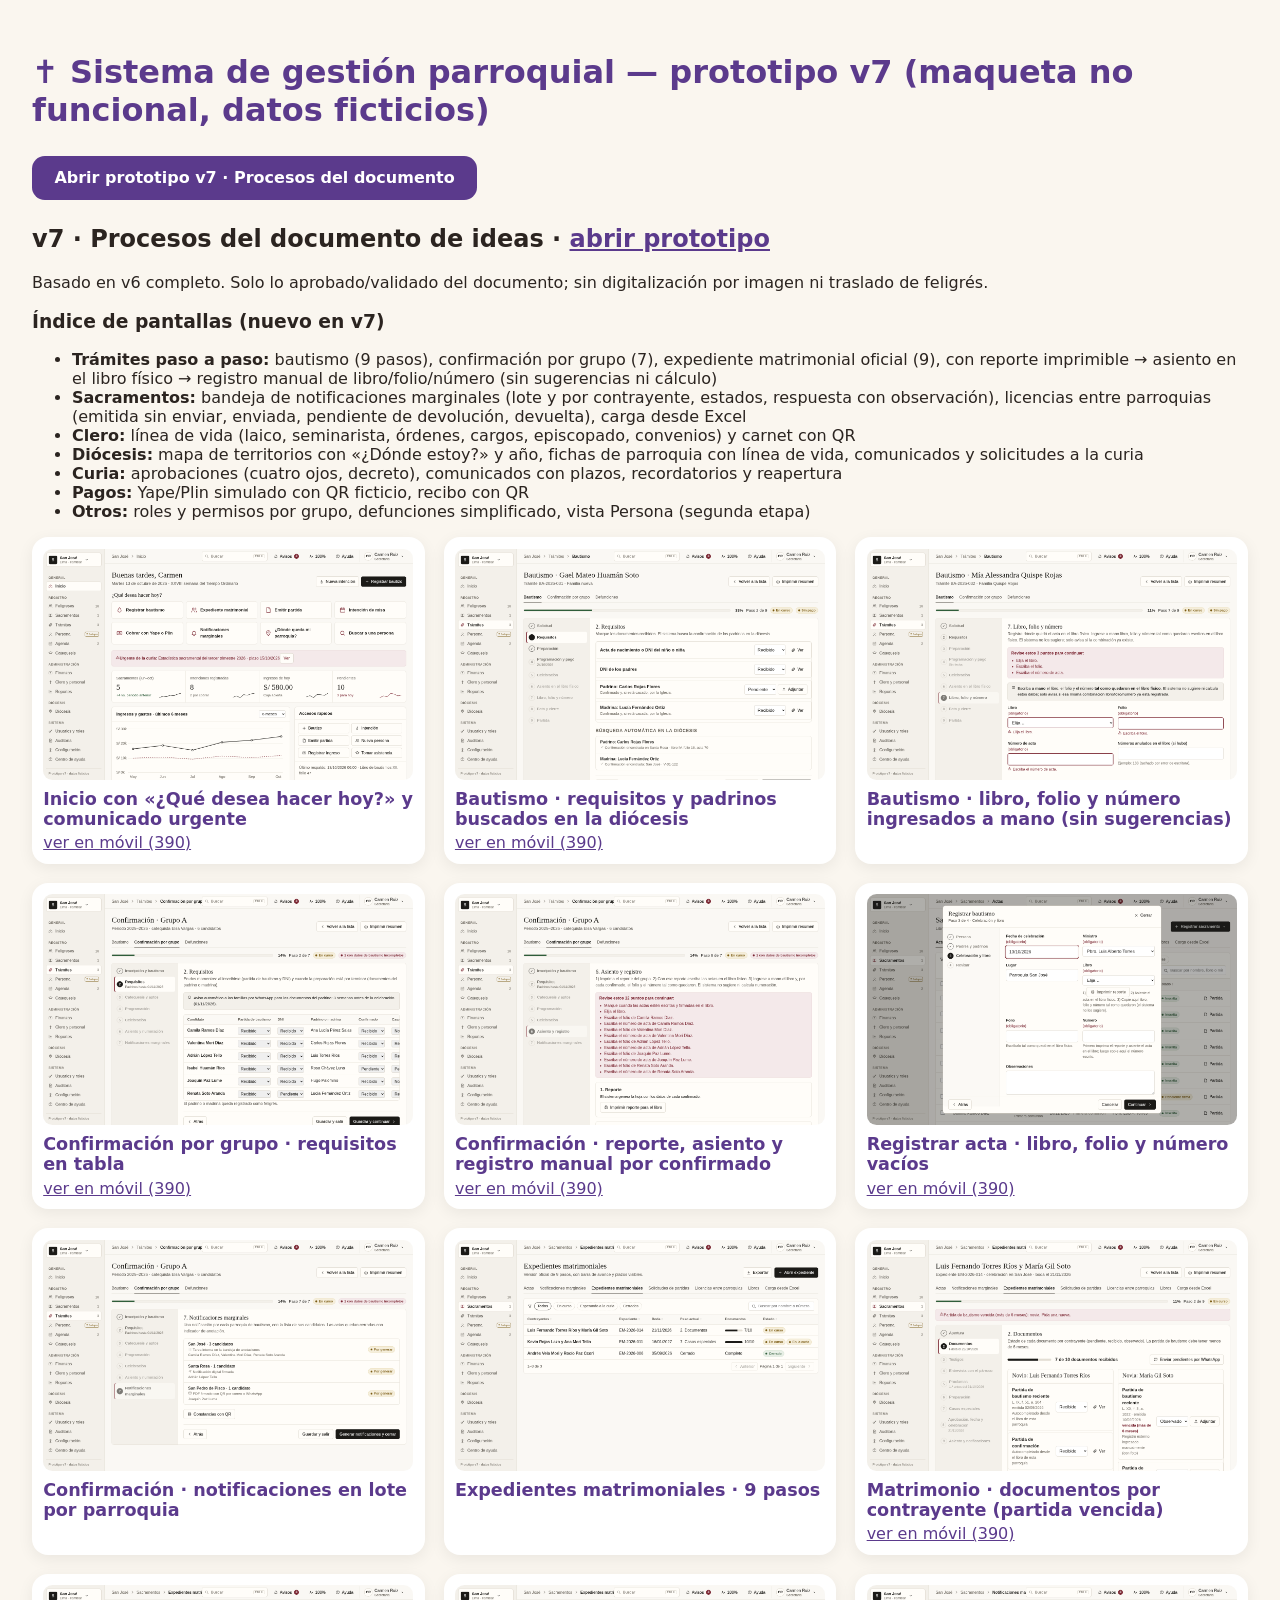
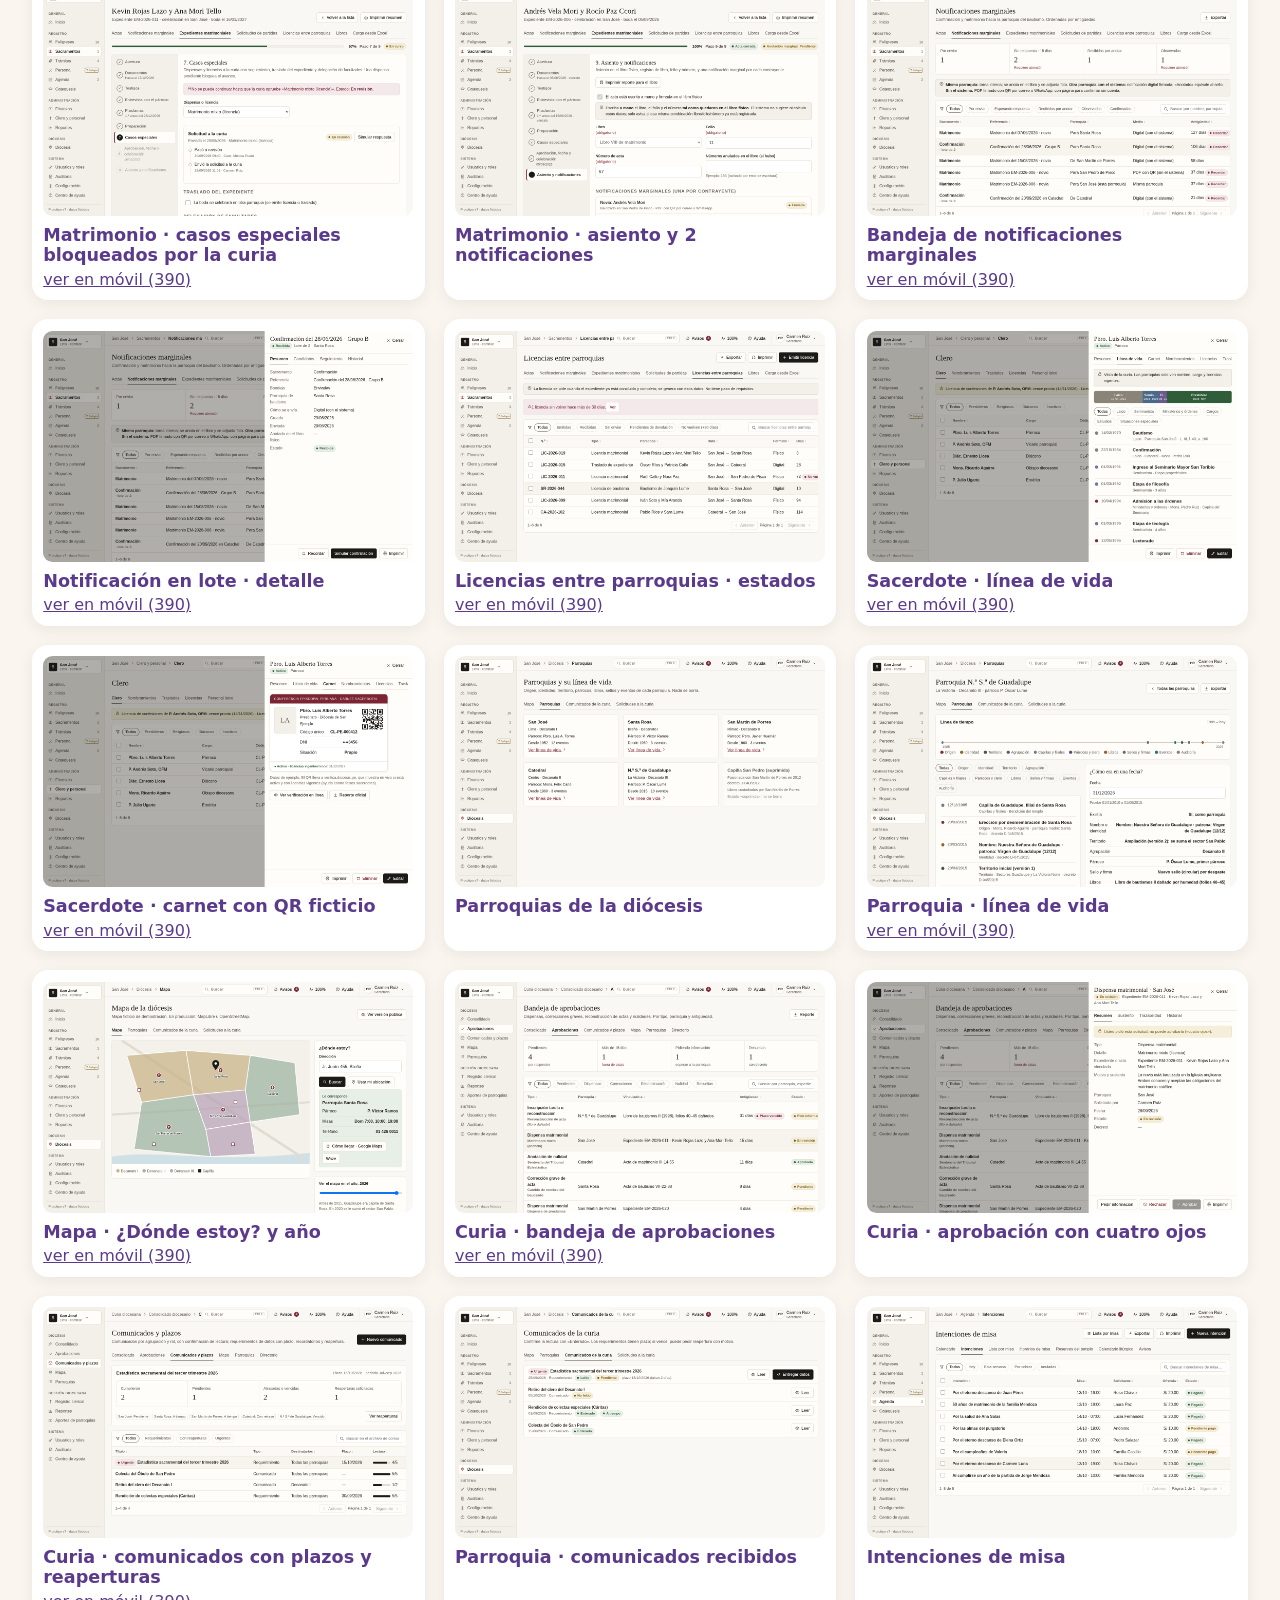
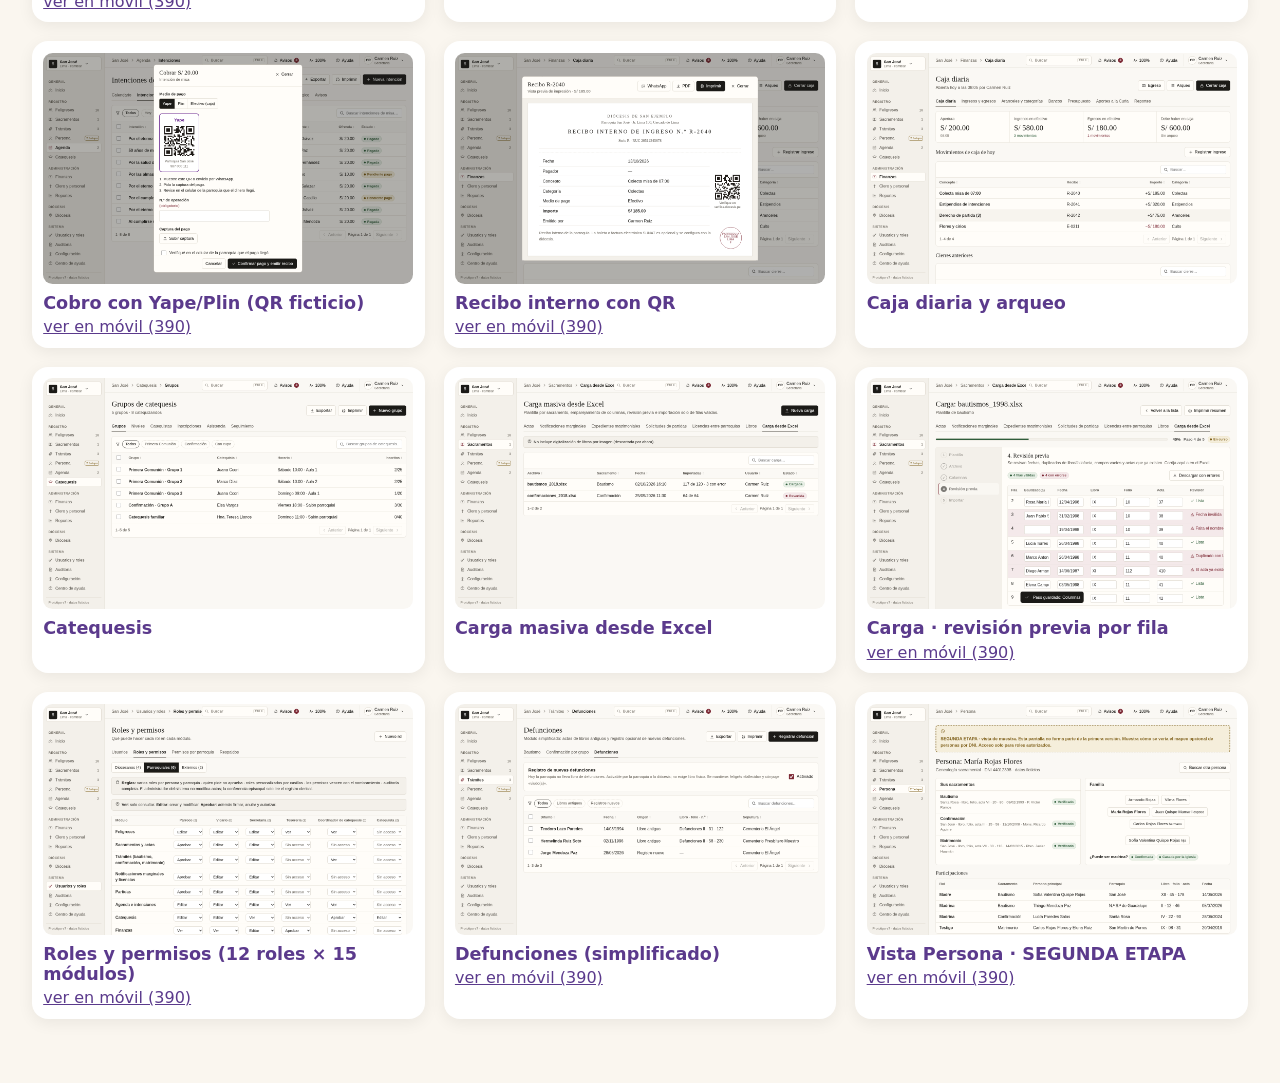
<file: index.html>
<!DOCTYPE html><html lang="es"><meta charset="utf-8"><meta name="viewport" content="width=device-width"><title>Prototipo v7 — Gestión parroquial</title><style>body{font-family:system-ui,sans-serif;background:#faf6ef;color:#2b2420;margin:0;padding:2rem}h1{color:#5b3a8c}a{color:#5b3a8c}.btns a{display:inline-block;background:#5b3a8c;color:#fff;padding:.8rem 1.4rem;border-radius:.8rem;text-decoration:none;margin:.3rem .5rem .3rem 0;font-weight:600}.g{display:grid;grid-template-columns:repeat(auto-fill,minmax(300px,1fr));gap:1rem}.g a{background:#fff;border-radius:.8rem;padding:.5rem;text-decoration:none;box-shadow:0 2px 8px #0001}.g img{width:100%;border-radius:.4rem;display:block}.g span{font-size:.85rem}</style>
<h1>✝ Sistema de gestión parroquial — prototipo v7 (maqueta no funcional, datos ficticios)</h1><div class="btns"><a href="v7/">Abrir prototipo v7 · Procesos del documento</a></div><h2>v7 · Procesos del documento de ideas · <a href="v7/">abrir prototipo</a></h2><p>Basado en v6 completo. Solo lo aprobado/validado del documento; sin digitalización por imagen ni traslado de feligrés.</p><h3>Índice de pantallas (nuevo en v7)</h3><ul class="ix"><li><b>Trámites paso a paso:</b> bautismo (9 pasos), confirmación por grupo (7), expediente matrimonial oficial (9), con reporte imprimible → asiento en el libro físico → registro manual de libro/folio/número (sin sugerencias ni cálculo)</li><li><b>Sacramentos:</b> bandeja de notificaciones marginales (lote y por contrayente, estados, respuesta con observación), licencias entre parroquias (emitida sin enviar, enviada, pendiente de devolución, devuelta), carga desde Excel</li><li><b>Clero:</b> línea de vida (laico, seminarista, órdenes, cargos, episcopado, convenios) y carnet con QR</li><li><b>Diócesis:</b> mapa de territorios con «¿Dónde estoy?» y año, fichas de parroquia con línea de vida, comunicados y solicitudes a la curia</li><li><b>Curia:</b> aprobaciones (cuatro ojos, decreto), comunicados con plazos, recordatorios y reapertura</li><li><b>Pagos:</b> Yape/Plin simulado con QR ficticio, recibo con QR</li><li><b>Otros:</b> roles y permisos por grupo, defunciones simplificado, vista Persona (segunda etapa)</li></ul><div class="p3"><div class="pc"><a href="img/v7/d-inicio.png"><img src="img/v7/d-inicio.png" loading="lazy"></a><b>Inicio con «¿Qué desea hacer hoy?» y comunicado urgente</b><span><a href="img/v7/m-inicio.png">ver en móvil (390)</a></span></div><div class="pc"><a href="img/v7/d-bau-requisitos.png"><img src="img/v7/d-bau-requisitos.png" loading="lazy"></a><b>Bautismo · requisitos y padrinos buscados en la diócesis</b><span><a href="img/v7/m-bau-requisitos.png">ver en móvil (390)</a></span></div><div class="pc"><a href="img/v7/d-bau-libro-errores.png"><img src="img/v7/d-bau-libro-errores.png" loading="lazy"></a><b>Bautismo · libro, folio y número ingresados a mano (sin sugerencias)</b></div><div class="pc"><a href="img/v7/d-conf-requisitos.png"><img src="img/v7/d-conf-requisitos.png" loading="lazy"></a><b>Confirmación por grupo · requisitos en tabla</b><span><a href="img/v7/m-conf-requisitos.png">ver en móvil (390)</a></span></div><div class="pc"><a href="img/v7/d-conf-asiento-errores.png"><img src="img/v7/d-conf-asiento-errores.png" loading="lazy"></a><b>Confirmación · reporte, asiento y registro manual por confirmado</b><span><a href="img/v7/m-conf-asiento.png">ver en móvil (390)</a></span></div><div class="pc"><a href="img/v7/d-acta-libro.png"><img src="img/v7/d-acta-libro.png" loading="lazy"></a><b>Registrar acta · libro, folio y número vacíos</b><span><a href="img/v7/m-acta-libro.png">ver en móvil (390)</a></span></div><div class="pc"><a href="img/v7/d-conf-notif.png"><img src="img/v7/d-conf-notif.png" loading="lazy"></a><b>Confirmación · notificaciones en lote por parroquia</b></div><div class="pc"><a href="img/v7/d-matr-lista.png"><img src="img/v7/d-matr-lista.png" loading="lazy"></a><b>Expedientes matrimoniales · 9 pasos</b></div><div class="pc"><a href="img/v7/d-matr-documentos.png"><img src="img/v7/d-matr-documentos.png" loading="lazy"></a><b>Matrimonio · documentos por contrayente (partida vencida)</b><span><a href="img/v7/m-matr-documentos.png">ver en móvil (390)</a></span></div><div class="pc"><a href="img/v7/d-matr-casos.png"><img src="img/v7/d-matr-casos.png" loading="lazy"></a><b>Matrimonio · casos especiales bloqueados por la curia</b><span><a href="img/v7/m-matr-casos.png">ver en móvil (390)</a></span></div><div class="pc"><a href="img/v7/d-matr-asiento.png"><img src="img/v7/d-matr-asiento.png" loading="lazy"></a><b>Matrimonio · asiento y 2 notificaciones</b></div><div class="pc"><a href="img/v7/d-nmarg.png"><img src="img/v7/d-nmarg.png" loading="lazy"></a><b>Bandeja de notificaciones marginales</b><span><a href="img/v7/m-nmarg.png">ver en móvil (390)</a></span></div><div class="pc"><a href="img/v7/d-nmarg-det.png"><img src="img/v7/d-nmarg-det.png" loading="lazy"></a><b>Notificación en lote · detalle</b><span><a href="img/v7/m-nmarg-det.png">ver en móvil (390)</a></span></div><div class="pc"><a href="img/v7/d-licencias.png"><img src="img/v7/d-licencias.png" loading="lazy"></a><b>Licencias entre parroquias · estados</b><span><a href="img/v7/m-licencias.png">ver en móvil (390)</a></span></div><div class="pc"><a href="img/v7/d-clero-vida.png"><img src="img/v7/d-clero-vida.png" loading="lazy"></a><b>Sacerdote · línea de vida</b><span><a href="img/v7/m-clero-vida.png">ver en móvil (390)</a></span></div><div class="pc"><a href="img/v7/d-carnet.png"><img src="img/v7/d-carnet.png" loading="lazy"></a><b>Sacerdote · carnet con QR ficticio</b><span><a href="img/v7/m-carnet.png">ver en móvil (390)</a></span></div><div class="pc"><a href="img/v7/d-parroquias.png"><img src="img/v7/d-parroquias.png" loading="lazy"></a><b>Parroquias de la diócesis</b></div><div class="pc"><a href="img/v7/d-parroquia-vida.png"><img src="img/v7/d-parroquia-vida.png" loading="lazy"></a><b>Parroquia · línea de vida</b><span><a href="img/v7/m-parroquia-vida.png">ver en móvil (390)</a></span></div><div class="pc"><a href="img/v7/d-mapa.png"><img src="img/v7/d-mapa.png" loading="lazy"></a><b>Mapa · ¿Dónde estoy? y año</b><span><a href="img/v7/m-mapa.png">ver en móvil (390)</a></span></div><div class="pc"><a href="img/v7/d-curia-aprob.png"><img src="img/v7/d-curia-aprob.png" loading="lazy"></a><b>Curia · bandeja de aprobaciones</b><span><a href="img/v7/m-curia-aprob.png">ver en móvil (390)</a></span></div><div class="pc"><a href="img/v7/d-curia-aprob-det.png"><img src="img/v7/d-curia-aprob-det.png" loading="lazy"></a><b>Curia · aprobación con cuatro ojos</b></div><div class="pc"><a href="img/v7/d-curia-com.png"><img src="img/v7/d-curia-com.png" loading="lazy"></a><b>Curia · comunicados con plazos y reaperturas</b><span><a href="img/v7/m-curia-com.png">ver en móvil (390)</a></span></div><div class="pc"><a href="img/v7/d-par-com.png"><img src="img/v7/d-par-com.png" loading="lazy"></a><b>Parroquia · comunicados recibidos</b></div><div class="pc"><a href="img/v7/d-intenciones.png"><img src="img/v7/d-intenciones.png" loading="lazy"></a><b>Intenciones de misa</b></div><div class="pc"><a href="img/v7/d-pago-yape.png"><img src="img/v7/d-pago-yape.png" loading="lazy"></a><b>Cobro con Yape/Plin (QR ficticio)</b><span><a href="img/v7/m-pago-yape.png">ver en móvil (390)</a></span></div><div class="pc"><a href="img/v7/d-recibo.png"><img src="img/v7/d-recibo.png" loading="lazy"></a><b>Recibo interno con QR</b><span><a href="img/v7/m-recibo.png">ver en móvil (390)</a></span></div><div class="pc"><a href="img/v7/d-caja.png"><img src="img/v7/d-caja.png" loading="lazy"></a><b>Caja diaria y arqueo</b></div><div class="pc"><a href="img/v7/d-catequesis.png"><img src="img/v7/d-catequesis.png" loading="lazy"></a><b>Catequesis</b></div><div class="pc"><a href="img/v7/d-carga-excel.png"><img src="img/v7/d-carga-excel.png" loading="lazy"></a><b>Carga masiva desde Excel</b></div><div class="pc"><a href="img/v7/d-carga-revision.png"><img src="img/v7/d-carga-revision.png" loading="lazy"></a><b>Carga · revisión previa por fila</b><span><a href="img/v7/m-carga-revision.png">ver en móvil (390)</a></span></div><div class="pc"><a href="img/v7/d-roles.png"><img src="img/v7/d-roles.png" loading="lazy"></a><b>Roles y permisos (12 roles × 15 módulos)</b><span><a href="img/v7/m-roles.png">ver en móvil (390)</a></span></div><div class="pc"><a href="img/v7/d-defunciones.png"><img src="img/v7/d-defunciones.png" loading="lazy"></a><b>Defunciones (simplificado)</b><span><a href="img/v7/m-defunciones.png">ver en móvil (390)</a></span></div><div class="pc"><a href="img/v7/d-persona.png"><img src="img/v7/d-persona.png" loading="lazy"></a><b>Vista Persona · SEGUNDA ETAPA</b><span><a href="img/v7/m-persona.png">ver en móvil (390)</a></span></div></div><style>.p3{display:grid;grid-template-columns:repeat(3,1fr);gap:1.2rem;margin-bottom:2rem}.pc{background:#fff;border-radius:1rem;padding:.7rem;text-decoration:none;color:#2b2420;box-shadow:0 4px 16px #0001;display:flex;flex-direction:column;gap:.3rem}.pc img{width:100%;border-radius:.6rem}.pc b{font-size:1.1rem;color:#5b3a8c}</style>
</file>
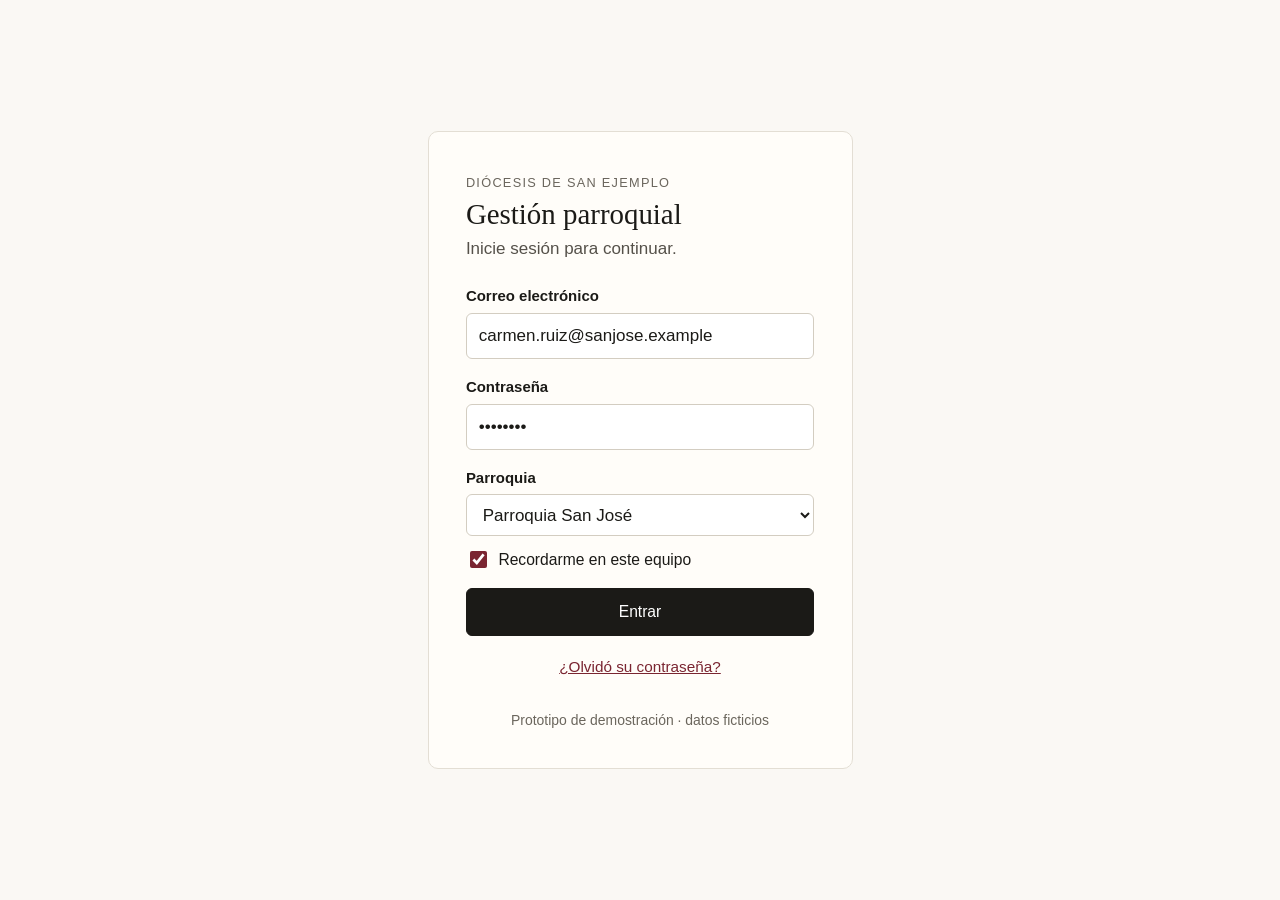
<file: v7/index.html>
<!doctype html><html lang="es"><head><meta charset="utf-8"><meta name="viewport" content="width=device-width,initial-scale=1">
<title>Gestión parroquial · v7 (prototipo)</title><link rel="stylesheet" href="app.css"></head><body data-z="100">
<svg width="0" height="0" style="position:absolute"><defs>
<symbol id="home" viewBox="0 0 24 24"><path d="M3 11l9-7 9 7v9a1 1 0 0 1-1 1h-5v-6H9v6H4a1 1 0 0 1-1-1z"/></symbol><symbol id="pin" viewBox="0 0 24 24"><path d="M12 21s-7-6.2-7-11.5a7 7 0 0 1 14 0C19 14.8 12 21 12 21z"/><circle cx="12" cy="9.5" r="2.5"/></symbol><symbol id="drop" viewBox="0 0 24 24"><path d="M12 3s6 6.6 6 11a6 6 0 0 1-12 0c0-4.4 6-11 6-11z"/></symbol>
<symbol id="users" viewBox="0 0 24 24"><circle cx="9" cy="8" r="3.5"/><path d="M2.5 20c.5-3.5 3.2-5.5 6.5-5.5s6 2 6.5 5.5"/><path d="M16 4.5a3.5 3.5 0 0 1 0 7M18 14.6c2 .7 3.3 2.6 3.5 5.4"/></symbol>
<symbol id="book" viewBox="0 0 24 24"><path d="M4 4h6a2 2 0 0 1 2 2v14a2 2 0 0 0-2-2H4zM20 4h-6a2 2 0 0 0-2 2v14a2 2 0 0 1 2-2h6z"/></symbol>
<symbol id="cal" viewBox="0 0 24 24"><rect x="3.5" y="5" width="17" height="15" rx="1.5"/><path d="M3.5 10h17M8 3v4M16 3v4"/></symbol>
<symbol id="cand" viewBox="0 0 24 24"><path d="M9 10h6v11H9zM12 10V7M12 3c1.5 1.5 1.5 3 0 4-1.5-1-1.5-2.5 0-4z"/></symbol>
<symbol id="grad" viewBox="0 0 24 24"><path d="M2 9l10-5 10 5-10 5zM6 11v5c3 2.5 9 2.5 12 0v-5"/></symbol>
<symbol id="coin" viewBox="0 0 24 24"><rect x="3" y="6" width="18" height="12" rx="1.5"/><circle cx="12" cy="12" r="2.5"/></symbol>
<symbol id="cross" viewBox="0 0 24 24"><path d="M12 3v18M7 8h10"/></symbol>
<symbol id="chart" viewBox="0 0 24 24"><path d="M4 20V4M4 20h16M8 16v-4M12 16V8M16 16v-6"/></symbol>
<symbol id="key" viewBox="0 0 24 24"><circle cx="8" cy="14" r="4"/><path d="M11 11l9-9M16 6l3 3"/></symbol>
<symbol id="log" viewBox="0 0 24 24"><path d="M6 3h9l4 4v14H6zM9 10h7M9 14h7M9 18h4"/></symbol>
<symbol id="srch" viewBox="0 0 24 24"><circle cx="11" cy="11" r="6.5"/><path d="M16 16l4.5 4.5"/></symbol>
<symbol id="help" viewBox="0 0 24 24"><circle cx="12" cy="12" r="9"/><path d="M9.5 9.5a2.5 2.5 0 1 1 3.5 2.3c-.7.3-1 .9-1 1.7M12 17h.01"/></symbol>
<symbol id="aa" viewBox="0 0 24 24"><path d="M3 18l5-12 5 12M5 14h6M14 18l3.5-8 3.5 8M15.3 15.5h4.4"/></symbol>
<symbol id="plus" viewBox="0 0 24 24"><path d="M12 5v14M5 12h14"/></symbol>
<symbol id="x" viewBox="0 0 24 24"><path d="M6 6l12 12M18 6L6 18"/></symbol>
<symbol id="doc" viewBox="0 0 24 24"><path d="M6 3h9l4 4v14H6z"/><path d="M14 3v5h5"/></symbol>
<symbol id="dl" viewBox="0 0 24 24"><path d="M12 4v11M7 10l5 5 5-5M4 20h16"/></symbol>
<symbol id="flt" viewBox="0 0 24 24"><path d="M4 5h16l-6 8v6l-4-2v-4z"/></symbol>
<symbol id="chev" viewBox="0 0 24 24"><path d="M8 10l4 4 4-4"/></symbol>
<symbol id="right" viewBox="0 0 24 24"><path d="M9 6l6 6-6 6"/></symbol>
<symbol id="left" viewBox="0 0 24 24"><path d="M15 6l-6 6 6 6"/></symbol>
<symbol id="warn" viewBox="0 0 24 24"><path d="M12 4l9 16H3zM12 10v4M12 17h.01"/></symbol>
<symbol id="print" viewBox="0 0 24 24"><path d="M7 9V3h10v6M7 17H4V9h16v8h-3M7 14h10v7H7z"/></symbol>
<symbol id="out" viewBox="0 0 24 24"><path d="M15 4h4v16h-4M10 8l-4 4 4 4M6 12h10"/></symbol>
<symbol id="cog" viewBox="0 0 24 24"><circle cx="12" cy="12" r="3"/><path d="M12 2v3M12 19v3M2 12h3M19 12h3M5 5l2 2M17 17l2 2M5 19l2-2M17 7l2-2"/></symbol>

<symbol id="bell" viewBox="0 0 24 24"><path d="M6 16V11a6 6 0 0 1 12 0v5l1.5 2h-15zM10 20a2 2 0 0 0 4 0"/></symbol>
<symbol id="user" viewBox="0 0 24 24"><circle cx="12" cy="8" r="4"/><path d="M4 21c1-4 4-6 8-6s7 2 8 6"/></symbol>
<symbol id="edit" viewBox="0 0 24 24"><path d="M4 20h4L19 9l-4-4L4 16zM14 6l4 4"/></symbol>
<symbol id="trash" viewBox="0 0 24 24"><path d="M4 7h16M9 7V4h6v3M6 7l1 13h10l1-13"/></symbol>
<symbol id="up" viewBox="0 0 24 24"><path d="M12 16V4M7 9l5-5 5 5M4 20h16"/></symbol>
<symbol id="merge" viewBox="0 0 24 24"><path d="M6 3v6a6 6 0 0 0 6 6h0a6 6 0 0 1 6 6M18 3v6a6 6 0 0 1-3 5.2"/></symbol>
<symbol id="mail" viewBox="0 0 24 24"><rect x="3" y="5" width="18" height="14" rx="1.5"/><path d="M3 7l9 6 9-6"/></symbol>
<symbol id="chat" viewBox="0 0 24 24"><path d="M4 5h16v11H9l-5 4z"/></symbol>
<symbol id="clock" viewBox="0 0 24 24"><circle cx="12" cy="12" r="9"/><path d="M12 7v5l3 2"/></symbol>
<symbol id="check" viewBox="0 0 24 24"><path d="M5 12l5 5 9-10"/></symbol>
<symbol id="ban" viewBox="0 0 24 24"><circle cx="12" cy="12" r="9"/><path d="M6 6l12 12"/></symbol>
<symbol id="bld" viewBox="0 0 24 24"><path d="M4 21V9l8-5 8 5v12M9 21v-6h6v6M12 4V1"/></symbol>
<symbol id="db" viewBox="0 0 24 24"><ellipse cx="12" cy="6" rx="7" ry="3"/><path d="M5 6v12c0 1.7 3 3 7 3s7-1.3 7-3V6M5 12c0 1.7 3 3 7 3s7-1.3 7-3"/></symbol>
<symbol id="eye" viewBox="0 0 24 24"><path d="M2 12s4-7 10-7 10 7 10 7-4 7-10 7S2 12 2 12z"/><circle cx="12" cy="12" r="3"/></symbol>
<symbol id="lock" viewBox="0 0 24 24"><rect x="5" y="11" width="14" height="10" rx="1.5"/><path d="M8 11V7a4 4 0 0 1 8 0v4"/></symbol>
<symbol id="list" viewBox="0 0 24 24"><path d="M9 6h11M9 12h11M9 18h11M4 6h.01M4 12h.01M4 18h.01"/></symbol>
<symbol id="clip" viewBox="0 0 24 24"><path d="M20 11l-8 8a5 5 0 0 1-7-7l8-8a3.5 3.5 0 0 1 5 5l-8 8a2 2 0 0 1-3-3l7-7"/></symbol>
<symbol id="swap" viewBox="0 0 24 24"><path d="M4 8h14l-3-3M20 16H6l3 3"/></symbol>
<symbol id="refresh" viewBox="0 0 24 24"><path d="M20 12a8 8 0 1 1-2.3-5.7M20 4v5h-5"/></symbol>
<symbol id="menu" viewBox="0 0 24 24"><path d="M4 7h16M4 12h16M4 17h16"/></symbol>
<symbol id="send" viewBox="0 0 24 24"><path d="M4 12l16-8-6 16-2-6z"/></symbol>
</defs></svg>
<section id="login"></section>
<div id="app"><aside id="sidenav"><button class="ps" onclick="cambiarPar()" id="psb"></button><nav id="nav"></nav>
<div class="sbu" id="sbu"></div><div class="sbf">Prototipo v7 · datos ficticios</div></aside>
<div class="main"><header>
<button class="btn g mb" id="navb" onclick="menu();syncPop()" aria-label="Abrir menú" aria-expanded="false" aria-controls="sidenav"><svg class='i'><use href='#menu'/></svg>Menú</button>
<div class="bc" id="bc"></div>
<button class="sk" onclick="pal()"><svg class="i"><use href="#srch"/></svg>Buscar<kbd>Ctrl K</kbd></button>
<div class="dd" id="bellw"><button class="btn g" onclick="notifs(event)" id="bellb" aria-haspopup="true" aria-expanded="false" aria-controls="npn"></button><div class="ddm np" id="npn"></div></div>
<div class="zm"><button class="btn g" onclick="this.parentNode.classList.toggle('on')" aria-label="Tamaño del texto" aria-haspopup="true" aria-expanded="false" aria-controls="zmm"><svg class="i"><use href="#aa"/></svg><span id="zl">100%</span></button><div class="zmm" id="zmm"><p>Tamaño del texto</p><div id="zb"></div></div></div>
<button class="btn g hlp" onclick="ayuda()"><svg class="i"><use href="#help"/></svg>Ayuda</button>
<div class="dd usr" id="um"><button class="btn g" onclick="this.parentNode.classList.toggle('on')" style="padding:.2rem .3rem" aria-haspopup="true" aria-expanded="false" aria-controls="umm"><span class="av" id="uav">CR</span><div style="text-align:left" id="unm"></div><svg class="i"><use href="#chev"/></svg></button><div class="ddm" id="umm"></div></div>
</header><main id="v"></main></div></div>
<div id="scr" onclick="cerrar()"></div><div class="dr" id="dr" role="dialog" aria-modal="true"></div><div class="md" id="md" role="dialog" aria-modal="true"></div><div class="md" id="md2" role="alertdialog" aria-modal="true" style="z-index:34"></div><div class="pal" id="pal"></div><div id="toast" role="status" aria-live="polite"></div>
<script src="core.js"></script><script src="mod1.js"></script><script src="mod2.js"></script><script src="mod3.js"></script><script src="mod4.js"></script><script src="mod5.js"></script><script src="mod6.js"></script>
</body></html>
</file>
<file: v7/app.css>
:root{--bg:#faf8f4;--pn:#fffdf9;--sb:#f3f0ea;--ink:#1b1a17;--t2:#55514a;--t3:#6b665d;--ln:#e3ded4;--ln2:#d3cdc1;--ac:#7a2531;--acs:#f4e9ea;--ok:#2f5d3a;--oks:#e8efe6;--wa:#7a5a12;--was:#f5eedb;--serif:Georgia,"Times New Roman",serif;--sans:"Helvetica Neue",Helvetica,Arial,sans-serif}
html{font-size:17px}*{box-sizing:border-box}body{margin:0;background:var(--bg);color:var(--ink);font:1rem/1.5 var(--sans)}
button,input,select{font:inherit;color:inherit}a{color:inherit}
:focus-visible{outline:2px solid var(--ac);outline-offset:2px}
svg.i{width:1.05em;height:1.05em;fill:none;stroke:currentColor;stroke-width:1.6;stroke-linecap:round;stroke-linejoin:round;flex:none}
.btn{display:inline-flex;align-items:center;gap:.45rem;border:1px solid var(--ln2);background:var(--pn);border-radius:6px;padding:.42rem .8rem;cursor:pointer;white-space:nowrap;font-size:.92rem;font-weight:500}
.btn:hover{border-color:var(--t3)}.btn.p{background:var(--ink);color:#fff;border-color:var(--ink)}.btn.p:hover{background:#333}
.btn.g{border-color:transparent;background:none}.btn.g:hover{background:var(--sb)}.btn.d{color:var(--ac)}
/* login */
#login{min-height:100vh;display:grid;place-items:center}
.lg{width:25rem;border:1px solid var(--ln);background:var(--pn);border-radius:10px;padding:2.2rem}
.lg h1{font:400 1.7rem var(--serif);margin:.2rem 0 .3rem}.lg p{color:var(--t2);margin:0 0 1.4rem}
.fld{display:block;margin-bottom:1rem}.fld span{display:block;font-size:.88rem;font-weight:600;margin-bottom:.3rem}
.fld input,.fld select,.fld textarea{width:100%;border:1px solid var(--ln2);background:#fff;border-radius:6px;padding:.55rem .7rem}
.lg .btn.p{width:100%;justify-content:center;padding:.65rem}.lgf{margin-top:1.4rem;font-size:.82rem;color:var(--t3);text-align:center}
/* shell */
#app{display:none}#app.on{display:block}
aside{position:fixed;inset:0 auto 0 0;width:240px;background:var(--sb);border-right:1px solid var(--ln);display:flex;flex-direction:column;padding:.9rem .7rem;overflow:auto}
.ps{display:flex;align-items:center;gap:.6rem;border:1px solid var(--ln2);background:var(--pn);border-radius:7px;padding:.5rem .6rem;cursor:pointer;margin-bottom:1rem;text-align:left;width:100%}
.ps .m{width:1.9rem;height:1.9rem;border-radius:5px;background:var(--ink);color:#fff;display:grid;place-items:center;font:1rem var(--serif)}
.ps b{display:block;font-size:.9rem;line-height:1.2}.ps small{display:block;white-space:nowrap;color:var(--t3);font-size:.76rem;line-height:1.3}
.grp{font-size:.72rem;letter-spacing:.08em;text-transform:uppercase;color:var(--t3);font-weight:600;margin:1rem .55rem .3rem}
nav a{display:flex;align-items:center;gap:.6rem;padding:.38rem .55rem;border-radius:6px;text-decoration:none;font-size:.93rem;color:var(--t2);cursor:pointer}
nav a:hover{background:#ebe7df;color:var(--ink)}nav a.on{background:var(--pn);color:var(--ink);font-weight:600;box-shadow:inset 0 0 0 1px var(--ln)}
nav a .n{margin-left:auto;font-size:.75rem;color:var(--t3);font-weight:500}nav a.on svg{color:var(--ac)}
.sbf{margin-top:auto;font-size:.76rem;color:var(--t3);padding:.6rem .55rem 0;border-top:1px solid var(--ln)}
.main{margin-left:240px;min-height:100vh}
header{position:sticky;top:0;z-index:5;background:var(--bg);border-bottom:1px solid var(--ln);height:3.4rem;display:flex;align-items:center;gap:.6rem;padding:0 max(1.6rem,calc((100% - 1200px)/2 + 1.6rem))}.mb{display:none}
.bc{display:flex;gap:.45rem;align-items:center;font-size:.92rem;color:var(--t3);flex:1;min-width:0;white-space:nowrap}.bc b{color:var(--ink);font-weight:600}
.sk{display:flex;align-items:center;gap:.5rem;border:1px solid var(--ln2);background:var(--pn);border-radius:6px;padding:.36rem .6rem;width:15rem;color:var(--t3);cursor:pointer;font-size:.9rem}
kbd{margin-left:auto;font:.72rem var(--sans);border:1px solid var(--ln2);border-radius:4px;padding:0 .3rem;white-space:nowrap}
.zm{position:relative}.zmm{display:none;position:absolute;right:0;top:2.6rem;background:var(--pn);border:1px solid var(--ln2);border-radius:8px;padding:.4rem;width:14rem;z-index:20}
.zm.on .zmm{display:block}.zmm p{margin:.2rem .4rem .4rem;font-size:.8rem;color:var(--t3)}
.zmm button{display:flex;width:100%;justify-content:space-between;border:0;background:none;padding:.4rem .5rem;border-radius:5px;cursor:pointer}.zmm button:hover{background:var(--sb)}.zmm button.on{font-weight:700;color:var(--ac)}
.av{width:1.9rem;height:1.9rem;border-radius:50%;border:1px solid var(--ln2);display:grid;place-items:center;font-size:.78rem;font-weight:700;background:var(--pn)}
.usr{display:flex;align-items:center;gap:.5rem;font-size:.88rem;padding-left:.6rem;border-left:1px solid var(--ln);white-space:nowrap}
.usr small{display:block;color:var(--t3);font-size:.74rem;line-height:1.1}
#v{padding:1.5rem 1.6rem 3rem;max-width:1200px;margin:0 auto}
.ph{display:flex;align-items:flex-end;gap:1rem;margin-bottom:1.2rem}.ph h1{font:400 1.75rem/1.2 var(--serif);margin:0}.ph p{margin:.2rem 0 0;color:var(--t2);font-size:.95rem}.ph .ac{margin-left:auto;display:flex;gap:.5rem}
.tabs{display:flex;gap:1.3rem;border-bottom:1px solid var(--ln);margin-bottom:1rem}.tabs button{border:0;background:none;padding:.5rem 0;cursor:pointer;color:var(--t2);border-bottom:2px solid transparent;margin-bottom:-1px;font-size:.93rem}.tabs button.on{color:var(--ink);font-weight:600;border-color:var(--ink)}
.pn{border:1px solid var(--ln);background:var(--pn);border-radius:8px}.pnh{display:flex;align-items:center;padding:.7rem 1rem;border-bottom:1px solid var(--ln)}.pnh h3{margin:0;font-size:.95rem}.pnh .btn{margin-left:auto}
/* KPIs */
.kp{display:grid;grid-template-columns:repeat(4,1fr);border:1px solid var(--ln);border-radius:8px;background:var(--pn);margin-bottom:1rem}
.kp>div{padding:.9rem 1rem;border-left:1px solid var(--ln)}.kp>div:first-child{border:0}
.kp small{color:var(--t2);font-size:.85rem}.kp b{display:block;font:400 1.75rem/1.25 var(--serif);margin:.2rem 0}.kp .tr{display:flex;align-items:center;justify-content:space-between;font-size:.8rem;color:var(--t3)}
.up{color:var(--ok)}.dn{color:var(--ac)}
.g2{display:grid;grid-template-columns:1.6fr 1fr;gap:1rem;margin-bottom:1rem}.g3{display:grid;grid-template-columns:1fr 1fr 1fr;gap:1rem}
.li{display:flex;gap:.8rem;align-items:center;padding:.6rem 1rem;border-top:1px solid var(--ln);font-size:.92rem}.li:first-child{border:0}
.li .tm{width:3.2rem;color:var(--t3);font-variant-numeric:tabular-nums}.li .x{flex:1;min-width:0}.li small{display:block;color:var(--t3);font-size:.8rem}
.qa{display:grid;grid-template-columns:1fr 1fr;gap:.5rem;padding:.8rem}.qa .btn{justify-content:flex-start}
/* badges */
.bd{display:inline-flex;align-items:center;gap:.35rem;font-size:.78rem;font-weight:600;padding:.08rem .5rem;border-radius:99px;border:1px solid var(--ln2);color:var(--t2);white-space:nowrap}
.bd:before{content:"";width:.42rem;height:.42rem;border-radius:50%;background:currentColor}
.bd.ok{color:var(--ok);background:var(--oks);border-color:#cbdcc7}.bd.wa{color:var(--wa);background:var(--was);border-color:#e7d9ad}.bd.ac{color:var(--ac);background:var(--acs);border-color:#e6cfd2}
/* table */
.fb{display:flex;gap:.5rem;align-items:center;padding:.7rem .8rem;border-bottom:1px solid var(--ln);flex-wrap:wrap}
.chip{border:1px dashed var(--ln2);background:none;border-radius:99px;padding:.22rem .7rem;font-size:.85rem;cursor:pointer;color:var(--t2)}.chip.on{border-style:solid;border-color:var(--ink);color:var(--ink);font-weight:600}
.fs{display:flex;align-items:center;gap:.4rem;border:1px solid var(--ln2);border-radius:6px;padding:.28rem .55rem;background:#fff;margin-left:auto;width:15rem}.fs input{border:0;outline:0;width:100%;font-size:.9rem;background:none}
.sel{border:1px solid var(--ln2);border-radius:6px;padding:.28rem .5rem;background:#fff;font-size:.88rem}
table{width:100%;border-collapse:collapse;font-size:.92rem}th{text-align:left;font-size:.8rem;font-weight:600;color:var(--t2);padding:.55rem .8rem;border-bottom:1px solid var(--ln);white-space:nowrap;background:#fbf9f5}
th.s{cursor:pointer}th.s:hover{color:var(--ink)}th .ar{opacity:.5;margin-left:.2rem}th.on .ar{opacity:1;color:var(--ac)}
td{padding:.55rem .8rem;white-space:nowrap;border-bottom:1px solid var(--ln);vertical-align:middle}td b{white-space:normal;display:inline-block;min-width:10rem}tr.r{cursor:pointer}tr.r:hover td{background:#f7f4ee}tr.sl td{background:var(--acs)!important}
td.num,th.num{text-align:right;font-variant-numeric:tabular-nums}td small{display:block;color:var(--t3);font-size:.8rem}
input[type=checkbox]{width:1rem;height:1rem;accent-color:var(--ac)}
.pg{display:flex;align-items:center;gap:.5rem;padding:.6rem .8rem;font-size:.86rem;color:var(--t2)}.pg .btn{padding:.25rem .6rem}.pg span:first-child{margin-right:auto}
.bulk{display:none;align-items:center;gap:.6rem;padding:.5rem .8rem;background:var(--ink);color:#fff;font-size:.9rem;border-radius:7px 7px 0 0}.bulk.on{display:flex}.bulk .btn{background:none;color:#fff;border-color:#666;padding:.25rem .6rem}
/* drawer, modal */
#scr{position:fixed;inset:0;background:rgba(27,26,23,.35);display:none;z-index:30}#scr.on{display:block}
.dr{position:fixed;top:0;right:0;bottom:0;width:34rem;max-width:92vw;background:var(--pn);border-left:1px solid var(--ln2);z-index:31;transform:translateX(102%);transition:transform .2s;display:flex;flex-direction:column}.dr.on{transform:none}
.drh{display:flex;align-items:flex-start;gap:.8rem;padding:1rem 1.2rem;border-bottom:1px solid var(--ln)}.drh h2{font:400 1.4rem var(--serif);margin:0}.drh p{margin:.1rem 0 0;color:var(--t2);font-size:.88rem}.drh .btn{margin-left:auto}
.drb{padding:1rem 1.2rem;overflow:auto;flex:1}.drf{padding:.8rem 1.2rem;border-top:1px solid var(--ln);display:flex;gap:.5rem;justify-content:flex-end}
dl{display:grid;grid-template-columns:9rem 1fr;gap:.45rem 1rem;margin:0 0 1rem;font-size:.92rem}dt{color:var(--t3)}dd{margin:0}
.tl{border-left:1px solid var(--ln2);margin:.4rem 0 1rem .4rem;padding-left:1rem}.tl div{position:relative;padding:.3rem 0;font-size:.92rem}.tl div:before{content:"";position:absolute;left:-1.33rem;top:.75rem;width:.55rem;height:.55rem;border-radius:50%;background:var(--pn);border:1.5px solid var(--t3)}.tl div.ok:before{background:var(--ink);border-color:var(--ink)}
.tl small{color:var(--t3)}.tl a{color:var(--ac);font-size:.85rem;margin-left:.4rem;cursor:pointer}
.nt{border:1px solid #e7d9ad;background:var(--was);border-radius:6px;padding:.6rem .8rem;font-size:.88rem;margin-bottom:1rem;display:flex;gap:.5rem}
h4{font-size:.78rem;letter-spacing:.07em;text-transform:uppercase;color:var(--t3);margin:1rem 0 .4rem}
.md{position:fixed;left:50%;top:50%;transform:translate(-50%,-50%);width:46rem;max-width:94vw;background:var(--pn);border:1px solid var(--ln2);border-radius:10px;z-index:32;display:none;flex-direction:column;max-height:90vh}.md.on{display:flex}
.wz{display:grid;grid-template-columns:13rem 1fr;min-height:24rem}.wzs{border-right:1px solid var(--ln);padding:1rem;background:#fbf9f5;border-radius:0 0 0 10px}
.wzs div{display:flex;gap:.6rem;align-items:center;padding:.38rem 0;font-size:.9rem;color:var(--t3)}.wzs i{font-style:normal;width:1.4rem;height:1.4rem;border-radius:50%;border:1px solid var(--ln2);display:grid;place-items:center;font-size:.75rem}
.wzs .on{color:var(--ink);font-weight:600}.wzs .on i{border-color:var(--ink);background:var(--ink);color:#fff}.wzs .dn i{border-color:var(--ink);color:var(--ink)}
.wzb{padding:1.2rem 1.4rem}.wzb h3{font:400 1.3rem var(--serif);margin:0 0 .2rem}.wzb>p{color:var(--t2);margin:0 0 1rem;font-size:.92rem}
.r2{display:grid;grid-template-columns:1fr 1fr;gap:0 1rem}.hint{font-size:.82rem;color:var(--t3);margin-top:-.6rem;margin-bottom:1rem}
.cf{width:28rem}
#toast{position:fixed;left:50%;bottom:1.4rem;transform:translateX(-50%);background:var(--ink);color:#fff;border-radius:8px;padding:.6rem .7rem .6rem 1rem;display:none;align-items:center;gap:.9rem;z-index:40;font-size:.92rem}#toast.on{display:flex}#toast .btn{background:none;color:#fff;border-color:#777}
.pal{position:fixed;left:50%;top:12vh;transform:translateX(-50%);width:38rem;background:var(--pn);border:1px solid var(--ln2);border-radius:10px;z-index:32;display:none}.pal.on{display:block}
.pal input{width:100%;border:0;border-bottom:1px solid var(--ln);padding:.9rem 1rem;font-size:1.05rem;outline:0;background:none;border-radius:10px 10px 0 0}
.pal .gt{font-size:.75rem;letter-spacing:.07em;text-transform:uppercase;color:var(--t3);padding:.6rem 1rem .2rem}.pal .it{display:flex;gap:.6rem;align-items:center;padding:.45rem 1rem;cursor:pointer;font-size:.93rem}.pal .it:hover,.pal .it.on{background:var(--sb)}.pal .it small{margin-left:auto;color:var(--t3)}
.paper{background:#fff;border:1px solid var(--ln2);padding:2.2rem 2.6rem;font-family:var(--serif);font-size:.98rem;line-height:1.7;position:relative}
.paper h2{text-align:center;letter-spacing:.2em;font-weight:400;margin:.3rem 0}.paper .c{text-align:center;color:var(--t2);font-size:.85rem}
.seal{position:absolute;right:2.4rem;bottom:1.6rem;width:5rem;height:5rem;border:1.5px solid var(--ac);border-radius:50%;color:var(--ac);display:grid;place-items:center;font:.6rem var(--sans);text-align:center;letter-spacing:.06em}
.chart{padding:.6rem 1rem 1rem}.chart text{font:14px var(--sans);fill:#6b665d}
.perm td{text-align:center}.perm td:first-child{text-align:left}.ck{color:var(--ink)}.no{color:#b5afa4}
.bar{height:.45rem;background:var(--ln);border-radius:9px;overflow:hidden;width:7rem;display:inline-block;vertical-align:middle;margin-right:.4rem}.bar i{display:block;height:100%;background:var(--ink)}
body[data-z="125"] .sk,body[data-z="150"] .sk{width:auto}body[data-z="125"] .sk kbd,body[data-z="150"] .sk kbd,body[data-z="150"] .usr div{display:none}
body[data-z="125"] .kp,body[data-z="150"] .kp{grid-template-columns:1fr 1fr}body[data-z="125"] .kp>div:nth-child(3),body[data-z="150"] .kp>div:nth-child(3){border-left:0}body[data-z="125"] .kp>div:nth-child(n+3),body[data-z="150"] .kp>div:nth-child(n+3){border-top:1px solid var(--ln)}
body[data-z="150"] .g2,body[data-z="150"] .g3{grid-template-columns:1fr}body[data-z="125"] .g3{grid-template-columns:1fr 1fr}
body[data-z="125"] .ph,body[data-z="150"] .ph{flex-wrap:wrap}body[data-z="125"] .ph .ac,body[data-z="150"] .ph .ac{margin-left:0}
body[data-z="125"] #t-fel :is(th,td):is(:nth-child(4),:nth-child(5)),body[data-z="150"] #t-fel :is(th,td):is(:nth-child(4),:nth-child(5)),body[data-z="125"] #t-sac :is(th,td):nth-child(5),body[data-z="150"] #t-sac :is(th,td):nth-child(5),body[data-z="125"] .hz,body[data-z="150"] .hz{display:none}

.sbu{display:none}
@media (max-width:1023px){
 aside{transform:translateX(-102%);transition:transform .2s;z-index:35;width:280px}aside.on{transform:none}
 .main{margin-left:0}.mb{display:inline-flex}
 .kp{grid-template-columns:1fr 1fr}.kp>div:nth-child(3){border-left:0}.kp>div:nth-child(n+3){border-top:1px solid var(--ln)}
 .g2,.g3{grid-template-columns:1fr}
 .sk{width:auto}
 #t-fel :is(th,td):is(:nth-child(4),:nth-child(5)),#t-sac :is(th,td):nth-child(5),#t-fin :is(th,td):nth-child(4){display:none}
}
@media (max-width:767px){
 html{-webkit-text-size-adjust:100%}
 header{padding:0 .7rem;gap:.25rem;height:3.6rem}.bc,.usr,.sk kbd{display:none}.sk{border:0;background:none;padding:.4rem .5rem;color:var(--ink);font-weight:500}
 header .btn,header .sk{min-height:44px}header .btn,header .sk{padding:.4rem .45rem;font-size:.88rem;gap:.3rem}.zm{margin-left:auto}
 #v{padding:1rem .9rem 6rem}
 .ph{flex-wrap:wrap}.ph h1{font-size:1.5rem}
 .ph .ac{position:fixed;left:0;right:0;bottom:0;z-index:6;background:var(--pn);border-top:1px solid var(--ln);padding:.6rem .9rem calc(.6rem + env(safe-area-inset-bottom));margin:0}.ph .ac .btn{flex:1;justify-content:center}
 .btn,.chip,nav a,.sel,.fs,.pal .it,.zmm button{min-height:44px}.chip{padding:.3rem .9rem}
 .kp>div{padding:.8rem}.kp b{font-size:1.5rem}.kp svg{display:none}.kp .tr{font-size:.78rem}
 .fs{width:100%;margin-left:0}.fb{gap:.4rem}
 .tabs{overflow-x:auto;gap:1rem;scrollbar-width:none}.tabs button{white-space:nowrap;min-height:44px}
 .pnh{flex-wrap:wrap}.qa{grid-template-columns:1fr}
 .chart text{font-size:20px}
 table,tbody{display:block}thead{display:none}
 tbody tr{display:flex;flex-wrap:wrap;align-items:center;gap:.15rem .6rem;padding:.75rem .9rem;border-bottom:1px solid var(--ln)}
 tbody td{display:none;border:0;padding:0;white-space:normal}
 tbody td:first-child,tbody td.k,tbody td:has(.bd),tbody td:has(>button.btn),tbody td:has(>b){display:block}
 tbody td:has(>b){flex:1 1 0;min-width:0;order:1}tbody td:first-child{order:0}tbody td:has(>input){display:flex;align-items:center;min-height:44px}
 tbody td:has(.bd){order:2}tbody td.k{order:3;flex-basis:100%;color:var(--t2);font-size:.88rem;padding-left:1.6rem}
 tbody td:has(>button.btn){order:4;flex-basis:100%;padding-left:1.6rem}tbody td:has(>button.btn) .btn{padding-left:0}
 td b{min-width:0}table:not(:has(input)) td.k{padding-left:0}table:not(:has(input)) td:has(>button.btn){padding-left:0}
 .perm tbody td{display:flex!important;flex-basis:100%;justify-content:space-between;order:5;font-size:.9rem}.perm tbody td:before{content:attr(data-l);color:var(--t3)}.perm tbody td:first-child:before{content:none}
 .pg{flex-wrap:wrap}.pg span:first-child{flex-basis:100%}
 .bulk{flex-wrap:wrap}
 .dr{width:100%;max-width:100%;border:0}.drh{padding:.8rem .9rem}.drh h2{font-size:1.25rem}.drb{padding:.9rem}.drf{padding:.6rem .9rem}.drf .btn{flex:1;justify-content:center}
 dl{grid-template-columns:1fr;gap:0}dd{margin-bottom:.5rem}
 .md{inset:0;transform:none;width:100%!important;max-width:100%;max-height:100%;height:100%;border-radius:0;border:0;top:0;left:0}
 .md .drh{flex-wrap:wrap}.md .drh>span{flex-wrap:wrap;width:100%;justify-content:flex-start;margin:0!important}
 .wz{grid-template-columns:1fr;flex:1;overflow:auto;min-height:0}.wzs{display:flex;gap:.3rem;border-right:0;border-bottom:1px solid var(--ln);padding:.6rem .9rem;border-radius:0;overflow-x:auto}
 .wzs div{font-size:0;gap:0}.wzs div.on{font-size:.88rem;gap:.4rem}.wzs i{font-size:.75rem}.wzb{padding:1rem .9rem}.r2{grid-template-columns:1fr}
 .paper{padding:1.2rem}.paper h2{font-size:1.1rem;letter-spacing:.1em}.seal{position:static;margin:1rem 0 0 auto}
 .pal{inset:0;transform:none;width:100%;top:0;left:0;border-radius:0;height:100%;border:0}
 .zmm{right:-3rem}
 .sbu{display:flex;align-items:center;gap:.6rem;padding:.6rem .55rem;border-top:1px solid var(--ln);margin-top:.6rem;font-size:.9rem}.sbu small{display:block;color:var(--t3)}
 #toast{left:.9rem;right:.9rem;transform:none;bottom:5.2rem}
 .lg{width:auto;margin:1rem;border:0;background:none;padding:1rem}
}

/* ===== v6 completo ===== */
body[data-z="125"] .hm,body[data-z="150"] .hm{display:none}
@media (max-width:1023px){.hm{display:none}}
.skl{display:block;height:.85rem;background:#ebe7df;border-radius:4px;animation:pl 1.1s ease-in-out infinite}@keyframes pl{50%{opacity:.4}}
@media (prefers-reduced-motion:reduce){.skl{animation:none}.dr,aside{transition:none}}
.empty{text-align:center;padding:2.6rem 1rem;color:var(--t2)}.empty>svg.i{width:2.2rem;height:2.2rem;color:var(--t3)}.empty h3{font:400 1.25rem var(--serif);color:var(--ink);margin:.6rem 0 .3rem}.empty p{margin:0 auto 1rem;max-width:30rem;font-size:.93rem}
.empty.er>svg.i{color:var(--ac)}
.fg{display:grid;grid-template-columns:1fr 1fr;gap:0 1rem}.fg .w2{grid-column:1/-1}
.fld textarea{min-height:5.5rem;resize:vertical}.fld .req{color:var(--ac);font-weight:400}
.fe{color:var(--ac);font-size:.85rem;margin-top:.3rem;display:flex;gap:.3rem}.fld [aria-invalid=true]{border-color:var(--ac);box-shadow:inset 0 0 0 1px var(--ac)}
.fh{font-size:.82rem;color:var(--t3);margin-top:.25rem}
.esum{border:1px solid #e6cfd2;background:var(--acs);color:var(--ac);border-radius:6px;padding:.6rem .8rem;margin-bottom:1rem;font-size:.92rem}.esum ul{margin:.3rem 0 0;padding-left:1.1rem}.esum a{color:var(--ac)}
.info{border:1px solid var(--ln2);background:var(--sb);border-radius:6px;padding:.6rem .8rem;margin-bottom:1rem;font-size:.9rem;display:flex;gap:.5rem}
.ckl label{display:flex;gap:.6rem;align-items:center;min-height:2.4rem;font-size:.95rem}
.dd{position:relative}.ddm{display:none;position:absolute;right:0;top:calc(100% + .3rem);background:var(--pn);border:1px solid var(--ln2);border-radius:8px;padding:.35rem;min-width:15rem;z-index:25}.dd.on .ddm{display:block}
.ddm button{display:flex;gap:.55rem;align-items:center;width:100%;border:0;background:none;text-align:left;padding:.5rem .6rem;border-radius:5px;cursor:pointer;font-size:.93rem;min-height:2.4rem}.ddm button:hover{background:var(--sb)}.ddm hr{border:0;border-top:1px solid var(--ln);margin:.3rem 0}
.cnt{display:inline-grid;place-items:center;min-width:1.15rem;height:1.15rem;border-radius:99px;background:var(--ac);color:#fff;font-size:.7rem;font-weight:700;padding:0 .25rem}
.np{width:24rem;padding:0}.np .li{cursor:pointer;align-items:flex-start}.np .li.nw{background:#fbf6f6}.np .li.nw b:before{content:"";display:inline-block;width:.45rem;height:.45rem;border-radius:50%;background:var(--ac);margin-right:.4rem;vertical-align:middle}
.cal{display:grid;grid-template-columns:repeat(7,1fr);border-left:1px solid var(--ln);border-top:1px solid var(--ln)}.cal>div{border-right:1px solid var(--ln);border-bottom:1px solid var(--ln);min-height:6.4rem;padding:.3rem .4rem;font-size:.82rem;background:var(--pn);min-width:0}
.cal .h{min-height:0;background:#fbf9f5;font-weight:600;color:var(--t2);text-align:center;padding:.4rem}.cal .o{background:#f6f3ee;color:var(--t3)}.cal .t .dn2{background:var(--ink);color:#fff;border-radius:99px;padding:0 .35rem}
.ev{display:block;width:100%;text-align:left;border:0;border-left:2px solid var(--ink);background:#f3f0ea;padding:.1rem .3rem;margin-top:.2rem;font-size:.76rem;border-radius:2px;cursor:pointer;white-space:nowrap;overflow:hidden;text-overflow:ellipsis}.ev.r{border-color:var(--ac)}.ev.c{border-color:var(--ok)}
.wk{display:grid;grid-template-columns:4rem repeat(7,1fr);font-size:.82rem}.wk>div{border-bottom:1px solid var(--ln);border-left:1px solid var(--ln);padding:.25rem;min-height:2.6rem;min-width:0}
.seg{display:inline-flex;border:1px solid var(--ln2);border-radius:6px;overflow:hidden}.seg button{border:0;border-left:1px solid var(--ln2);background:var(--pn);padding:.35rem .7rem;cursor:pointer;min-width:2.6rem;font-size:.88rem;min-height:2.3rem}.seg button:first-child{border:0}.seg button.on{background:var(--ink);color:#fff;font-weight:600}
.split{display:grid;grid-template-columns:1fr 1fr;gap:1rem}
.drop{border:1.5px dashed var(--ln2);border-radius:8px;padding:2rem;text-align:center;color:var(--t2);background:var(--pn)}
.phone{border:1px solid var(--ln2);border-radius:18px;padding:1rem;background:#efe9df;max-width:20rem;margin:auto}.bub{background:#fff;border-radius:8px;padding:.6rem .7rem;font-size:.9rem;white-space:pre-wrap;border:1px solid var(--ln)}
.mail{border:1px solid var(--ln2);background:#fff;border-radius:6px;font-size:.9rem}.mail>div{padding:.5rem .8rem;border-bottom:1px solid var(--ln)}.mail p{white-space:pre-wrap;padding:.4rem .8rem;margin:0}
del{color:var(--ac)}ins{text-decoration:none;color:var(--ok);font-weight:600}
.kv{display:flex;justify-content:space-between;padding:.45rem 0;border-bottom:1px solid var(--ln);font-size:.93rem}.kv:last-child{border:0}
.stp{display:flex;gap:1.4rem;margin-bottom:1rem;font-size:.9rem;color:var(--t3);flex-wrap:wrap}.stp .on{color:var(--ink);font-weight:600}.stp .ok{color:var(--ok)}
.pad{padding:1rem}.mt{margin-top:1rem}.mb1{margin-bottom:1rem}.row{display:flex;gap:.5rem;align-items:center;flex-wrap:wrap}.grow{flex:1}.muted{color:var(--t3)}.sm{font-size:.86rem}
.sig{height:3rem;border-bottom:1px solid var(--ink);display:flex;align-items:flex-end}
.inl{border:1px solid var(--ln2);border-radius:5px;padding:.3rem .5rem;width:100%;background:#fff;font-size:.92rem}
details.fq{border-bottom:1px solid var(--ln);padding:.7rem 0}details.fq summary{cursor:pointer;font-weight:600;min-height:2rem}details.fq p{color:var(--t2);margin:.5rem 0 0}
.tag{font-size:.75rem;border:1px solid var(--ln2);border-radius:4px;padding:0 .35rem;color:var(--t2);white-space:nowrap}
.bk{display:flex;gap:.8rem;flex-wrap:wrap;margin-bottom:1rem}.bk .pn{flex:1;min-width:15rem;padding:1rem}.bk b.big{display:block;font:400 1.5rem var(--serif);margin:.2rem 0}
.wrap-t{overflow-x:auto}
.loginx .lnk{background:none;border:0;color:var(--ac);text-decoration:underline;cursor:pointer;padding:.4rem 0;font-size:.9rem}
@media (max-width:1023px){.split{grid-template-columns:1fr}}
@media (max-width:767px){
 .fg{grid-template-columns:1fr}.np{width:auto;position:fixed!important;inset:3.6rem 0 0 0!important;border-radius:0!important;overflow:auto}
 .ddm{position:fixed;left:.6rem;right:.6rem;top:3.8rem;min-width:0}
 .cal>div{min-height:3.4rem;padding:.2rem;font-size:.75rem}.cal .ev{font-size:0;height:.35rem;padding:0;border-left:0;background:var(--ink);margin-top:.15rem}.cal .ev.r{background:var(--ac)}.cal .ev.c{background:var(--ok)}
 .wk{grid-template-columns:3rem repeat(7,minmax(0,1fr))}.wk .ev{font-size:0;height:.4rem;padding:0}
 .seg button{min-height:44px;min-width:44px}
 .bk .pn{min-width:100%}
 .drop{padding:1.2rem}
 .stp{gap:.6rem}
}
body.cmp td{padding:.32rem .8rem}body.cmp .li{padding:.4rem 1rem}
@media (max-width:767px){.hlp,.hm2{display:none}#bellw .btn{padding:.4rem .45rem}}
.sr{position:absolute;width:1px;height:1px;overflow:hidden;clip:rect(0 0 0 0)}
.fld .fl{display:block;font-size:.88rem;font-weight:600;margin-bottom:.3rem}
@media (max-width:767px){.li:has(>.seg){flex-wrap:wrap}.li:has(>.seg)>.x{flex:1 1 100%}.li>.seg{width:100%;display:flex}.li>.seg button{flex:1}}
/* ===== v7 ===== */
.pbar{display:flex;align-items:center;gap:.7rem;margin:.2rem 0 1rem;font-size:.9rem}.pbar .bar{flex:1;height:.5rem;background:var(--sb);border-radius:99px;overflow:hidden;border:1px solid var(--ln)}.pbar .bar i{display:block;height:100%;background:var(--ok)}
.pwz{display:grid;grid-template-columns:15rem 1fr}.pwz .wzs{display:flex;flex-direction:column;border-right:1px solid var(--ln);background:var(--sb);padding:.5rem}
.pwz .wzs button{display:flex;gap:.5rem;align-items:center;text-align:left;border:0;background:none;padding:.5rem .6rem;border-radius:6px;cursor:pointer;font-size:.9rem;color:var(--t2);min-height:2.6rem}
.pwz .wzs button.on{background:var(--pn);color:var(--ink);font-weight:600;box-shadow:inset 3px 0 0 var(--ac)}.pwz .wzs button.ok{color:var(--ok)}.pwz .wzs button.bad{color:var(--ac)}
.pwz>div{min-width:0;padding:1.2rem 1.4rem}
.pfoot{display:flex;gap:.6rem;align-items:center;flex-wrap:wrap;border-top:1px solid var(--ln);padding-top:1rem;margin-top:1.2rem}
.h4{font-size:1rem;margin:1.2rem 0 .5rem}
.dac{display:flex;gap:.4rem;flex-wrap:wrap;align-items:center}
.ckr{display:flex;gap:.55rem;align-items:flex-start;padding:.45rem .2rem;cursor:pointer;font-size:.93rem}.ckr input{width:1.15rem;height:1.15rem;margin-top:.15rem;flex:none}.ckr.bad{color:var(--ac)}
.ckl2{columns:2;column-gap:1.5rem}
.okt{color:var(--ok);display:inline-flex;gap:.3rem;align-items:center}.act{color:var(--ac);display:inline-flex;gap:.3rem;align-items:center}
.info.wa{background:var(--was);border-color:#e7d9ad;color:var(--wa)}
.yp{display:flex;gap:1rem;flex-wrap:wrap;align-items:flex-start;margin:.6rem 0}.yq{border:2px solid #6c2a91;border-radius:12px;padding:.7rem;text-align:center;background:#fff;display:flex;flex-direction:column;align-items:center;gap:.3rem}.yq b{color:#6c2a91}.yq.pl{border-color:#00a3a6}.yq.pl b{color:#008b8d}.yq small{font-size:.75rem;color:var(--t3)}
.qr{display:block;background:#fff}
.rcb{display:flex;gap:1rem;align-items:center;justify-content:space-between;border-top:1px dashed var(--ln2);margin-top:1rem;padding-top:.8rem;font:.8rem var(--sans)}
.kp.k3{grid-template-columns:repeat(3,1fr)}.kp.k4{grid-template-columns:repeat(4,1fr)}.kps{font-size:1rem!important}
.fases{display:flex;height:2.2rem;border-radius:6px;overflow:hidden;border:1px solid var(--ln2);margin:.6rem 0}.fases>div{display:flex;align-items:center;justify-content:center;font-size:.75rem;color:#fff;white-space:nowrap;overflow:hidden;padding:0 .3rem}
.vt{position:relative;padding-left:.2rem}.vt>div{display:flex;gap:.7rem;align-items:flex-start;padding:.55rem 0;border-bottom:1px solid var(--ln)}.vt>div>i{width:.75rem;height:.75rem;border-radius:50%;margin-top:.35rem;flex:none}.vt .vf{width:6.5rem;flex:none;font-variant-numeric:tabular-nums;color:var(--t2);font-size:.9rem}.vt .x{min-width:0}.vt small{display:block;color:var(--t3)}
.carnet{max-width:27rem;border:1px solid var(--ln2);border-radius:12px;overflow:hidden;background:#fff;box-shadow:0 2px 10px rgba(0,0,0,.06)}.carnet .ch{background:var(--ac);color:#fff;font-size:.72rem;letter-spacing:.06em;padding:.5rem .9rem}.carnet .cb{display:flex;gap:.9rem;padding:.9rem;align-items:flex-start}.carnet .ph2{width:5rem;height:6rem;border-radius:6px;background:var(--sb);border:1px solid var(--ln);display:grid;place-items:center;font:1.6rem var(--serif);color:var(--t3);flex:none}.carnet .cf2{border-top:1px solid var(--ln);padding:.5rem .9rem;font-size:.75rem;color:var(--t3)}
.pgrid{display:grid;grid-template-columns:repeat(auto-fill,minmax(17rem,1fr));gap:1rem}.pcard{border:1px solid var(--ln);background:var(--pn);border-radius:8px;padding:1rem;display:flex;flex-direction:column;gap:.3rem;text-align:left;cursor:pointer}.pcard:hover{border-color:var(--t3)}.sup{opacity:.7}.lnk{color:var(--ac);text-decoration:underline;background:none;border:0;padding:0;cursor:pointer}
.axis{position:relative;height:3rem;border-bottom:2px solid var(--ln2);margin:1rem .5rem 1.6rem}.axis i{position:absolute;bottom:-.45rem;width:.8rem;height:.8rem;border-radius:50%;transform:translateX(-50%);border:2px solid #fff}.axis span{position:absolute;bottom:-1.6rem;font-size:.75rem;color:var(--t3)}
.leg{display:flex;flex-wrap:wrap;gap:.4rem 1rem;font-size:.82rem;color:var(--t2)}.leg i{display:inline-block;width:.75rem;height:.75rem;border-radius:50%;margin-right:.3rem;vertical-align:-1px}.leg i.sq{border-radius:2px;background:var(--ink)}.leg i.dm{background:var(--wa);transform:rotate(45deg);border-radius:1px}
.mapw{display:grid;grid-template-columns:1fr 21rem;gap:1rem;align-items:start}.mapc{overflow:hidden}.mapc svg{display:block;width:100%;height:auto}.ml{font:600 11px var(--sans);fill:var(--ink);paint-order:stroke;stroke:#fff;stroke-width:3px}.mside{display:flex;flex-direction:column;gap:1rem;min-width:0}.mres{border:1px solid #cbdcc7;background:var(--oks);border-radius:6px;padding:.7rem;margin-top:.6rem}.mres b{display:block}.lay{border:0;padding:0;margin:0}.lay legend{font-weight:600;margin-bottom:.3rem}
.etapa{border:2px dashed var(--wa);background:var(--was);color:var(--wa);border-radius:8px;padding:.7rem 1rem;margin-bottom:1rem;font-weight:600}
.gen{padding:1rem;display:flex;flex-direction:column;gap:.6rem;align-items:center;text-align:center}.gen>div{display:flex;gap:.6rem;flex-wrap:wrap;justify-content:center}.gen span,.gen b{border:1px solid var(--ln2);border-radius:6px;padding:.35rem .7rem;background:var(--pn);font-size:.9rem}
.qh{font:1.25rem var(--serif);margin:0 0 .7rem}.qt{display:grid;grid-template-columns:repeat(4,1fr);gap:.7rem;margin-bottom:1.4rem}.qt button{display:flex;align-items:center;gap:.7rem;border:1px solid var(--ln);background:var(--pn);border-radius:8px;padding:1rem;cursor:pointer;font-size:1rem;font-weight:600;text-align:left;min-height:4rem}.qt button:hover{border-color:var(--ac)}.qt svg{width:1.5rem;height:1.5rem;color:var(--ac)}
.tg2{font-size:.65rem;border:1px solid var(--wa);color:var(--wa);border-radius:4px;padding:0 .25rem;margin-left:auto}
.sw{display:inline-flex;gap:.4rem;align-items:center;cursor:pointer;white-space:nowrap}.sw input{width:1.2rem;height:1.2rem}
table.rq td,table.cx td{vertical-align:top}table.cx input,table.rq select{width:100%;min-width:6rem;padding:.25rem .35rem;border:1px solid var(--ln2);border-radius:4px}table.cx tr.bad td{background:var(--acs)}
@media (max-width:1100px){.mapw{grid-template-columns:1fr}.qt{grid-template-columns:repeat(2,1fr)}}
@media (max-width:767px){.pwz{grid-template-columns:1fr}.pwz .wzs{flex-direction:row;overflow-x:auto;border-right:0;border-bottom:1px solid var(--ln)}.pwz .wzs button{flex:none;white-space:nowrap}.pwz>div{padding:1rem}
.pfoot .btn{flex:1 1 auto;justify-content:center}.ckl2{columns:1}.kp.k3,.kp.k4{grid-template-columns:repeat(2,1fr)}.qt{grid-template-columns:1fr 1fr}.qt button{padding:.7rem;font-size:.92rem}.vt .vf{width:4.8rem}.carnet .cb{flex-wrap:wrap}.rcb{flex-wrap:wrap}}
@media (max-width:767px){#v .bd{white-space:normal;max-width:100%}#v .btn{white-space:normal;max-width:100%;text-align:left}}
.doc{display:flex;gap:1rem;align-items:center;justify-content:space-between;padding:.7rem .9rem;border:1px solid var(--ln);border-radius:6px;background:var(--pn);margin-bottom:.5rem}.doc>.x{min-width:0;flex:1}.doc>.x small{display:block;color:var(--t3);font-size:.85rem}.doc.bad{border-color:#e6cfd2;background:var(--acs)}.dac select{min-height:2.4rem;padding:.3rem .5rem;border:1px solid var(--ln2);border-radius:6px;background:#fff}
@media (max-width:767px){.doc{flex-direction:column;align-items:stretch}}
.fases{height:auto;min-height:2.8rem}.fases>div{flex-direction:column;line-height:1.15;padding:.3rem;min-width:0}.fases b{font-size:.75rem;font-weight:600;overflow:hidden;text-overflow:ellipsis;max-width:100%}.fases small{font-size:.68rem;opacity:.9}
.f0{background:#8a8378}.f1{background:#4b6a8a}.f2{background:#6c5a8f}.f3{background:#2f5d3a}.f4{background:#7a2531}
.tabs{overflow-x:auto;scrollbar-width:thin}.tabs button{white-space:nowrap}
.btn:disabled{opacity:.45;cursor:not-allowed}
.carnet .cb b{display:block}
.pwz .wzs button small{display:block;font-size:.74rem;color:var(--t3);font-weight:400}.pwz .wzs button:disabled{opacity:.55}
@media (max-width:767px){.rcb table{width:100%}.rcb table tr{display:table-row!important}.rcb table td{display:table-cell!important;padding:.3rem .4rem}.rcb table td::before{content:none!important}}
main,#v,.mn{min-width:0}.tabs{min-width:0;max-width:100%}
.tw{overflow-x:auto;max-width:100%}table.rq{width:100%}table.rq td{white-space:normal}table.rq input{max-width:9rem}
/* El gráfico de bautismos incluye una tabla solo para lectores de pantalla. width/height de .sr no encogen una tabla, y sin recorte alarga el scroll. En móvil, las tablas pasan a fichas y ocultan celdas con display:none, que las saca del árbol de accesibilidad. */
.chart{position:relative;overflow:hidden}
.chart .sr{pointer-events:none}
@media (max-width:767px){
 table.sr{display:table}
 table.sr thead{display:table-header-group}
 table.sr tbody{display:table-row-group}
 table.sr tr{display:table-row}
 table.sr th,table.sr td{display:table-cell}
}
</file>
